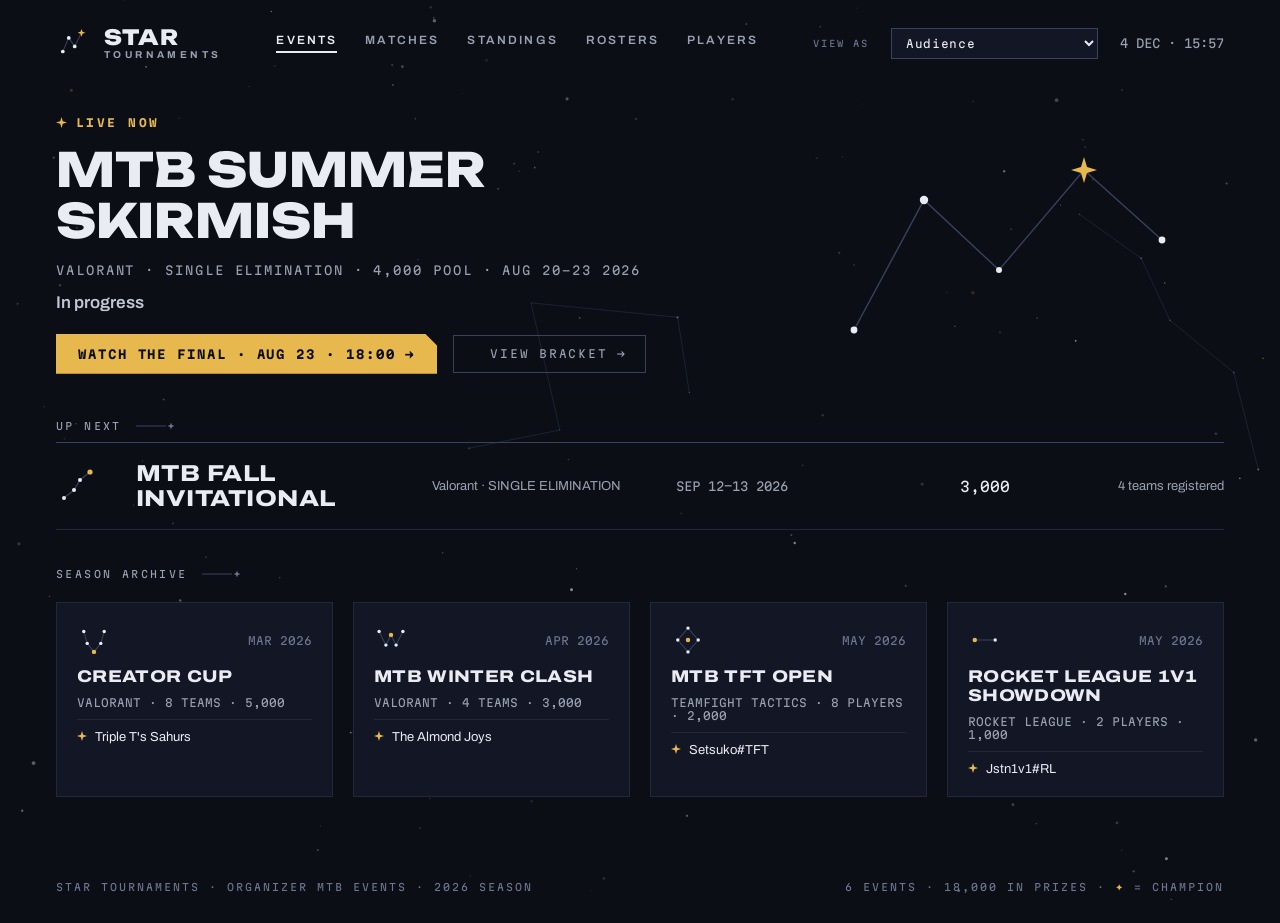
<file: ui/index.html>
<!doctype html>
<html lang="en">
<head>
  <meta charset="utf-8">
  <meta name="viewport" content="width=device-width, initial-scale=1">
  <title>Star Tournaments</title>
  <link rel="preconnect" href="https://fonts.googleapis.com">
  <link rel="preconnect" href="https://fonts.gstatic.com" crossorigin>
  <link rel="stylesheet" href="https://fonts.googleapis.com/css2?family=Archivo:ital,wdth,wght@0,62..125,100..900;1,62..125,100..900&family=Martian+Mono:wght@100..800&family=Unbounded:wght@500..900&display=swap">
  <link rel="stylesheet" href="styles.css">
</head>
<body>
  <canvas id="starfield" aria-hidden="true"></canvas>

  <header class="masthead">
    <a class="lockup" href="#/">
      <svg width="34" height="34" viewBox="0 0 40 40" aria-hidden="true">
        <path d="M 8 30 L 15 14 L 22 24 L 30 8" fill="none" stroke="var(--line-strong)" stroke-width="1.2"></path>
        <circle cx="8" cy="30" r="2.2" fill="var(--text)"></circle>
        <circle cx="15" cy="14" r="2.2" fill="var(--text)"></circle>
        <circle cx="22" cy="24" r="2.2" fill="var(--text)"></circle>
        <path d="M30 3.4 L31.2 6.8 L34.6 8 L31.2 9.2 L30 12.6 L28.8 9.2 L25.4 8 L28.8 6.8 Z" fill="var(--gold)"></path>
      </svg>
      <span class="lockup-text">
        <span class="lockup-star">STAR</span>
        <span class="lockup-sub">Tournaments</span>
      </span>
    </a>
    <nav class="nav">
      <a href="#/" data-nav="events">Events</a>
      <a href="#/matches" data-nav="matches">Matches</a>
      <a href="#/standings" data-nav="standings">Standings</a>
      <a href="#/rosters" data-nav="rosters">Rosters</a>
      <a href="#/players" data-nav="players">Players</a>
    </nav>
    <div style="display: flex; align-items: center; gap: 22px;">
      <label class="role-label mono" for="role">VIEW AS</label>
      <select id="role" class="role-select mono">
        <option value="audience">Audience</option>
        <option value="player">Player · aus#MTB</option>
        <option value="org">Org · QOR</option>
        <option value="staff">Staff · Head Caster</option>
        <option value="admin">Admin · MTB Events</option>
        <option value="sponsor">Sponsor · Red Bull</option>
        <option value="creator">Creator · revrzd</option>
      </select>
      <div class="clock mono" id="clock"></div>
    </div>
  </header>

  <div id="rolebar" class="rolebar"></div>

  <main id="view"></main>

  <footer class="footer mono">
    <div>STAR TOURNAMENTS · ORGANIZER MTB EVENTS · 2026 SEASON</div>
    <div id="footer-stats">6 EVENTS · 18,000 IN PRIZES · <span class="gold">&#10022;</span> = CHAMPION</div>
  </footer>

  <script type="module" src="app.js"></script>
</body>
</html>
</file>
<file: ui/styles.css>
/* Star Tournaments · Nightwatch design system */

:root {
  --bg: #0c0e16;
  --surface: #131624;
  --line: #222739;
  --line-strong: #39415c;
  --line-hover: #4a5578;
  --text: #e9ecf2;
  --text-2: #9aa0b0;
  --text-3: #6f7590;
  --dim: #c3c7d4;
  --loser: #767d92;
  --gold: #e7b84e;
  --on-gold: #0c0e16;
  --mono: 'Martian Mono', Consolas, monospace;
  --sans: 'Archivo', 'Segoe UI', system-ui, sans-serif;
  --brand: 'Unbounded', 'Arial Black', sans-serif;
  --ease: cubic-bezier(0.22, 1, 0.36, 1);
}

* { box-sizing: border-box; }

html, body { margin: 0; min-height: 100%; }

body {
  background: var(--bg);
  color: var(--text);
  font-family: var(--sans);
  min-width: 1100px;
}

a { color: var(--text); text-decoration: none; }
a:hover { color: var(--gold); }

.mono { font-family: var(--mono); }
.gold { color: var(--gold); }

#starfield {
  position: fixed;
  inset: 0;
  width: 100%;
  height: 100%;
  z-index: -1;
}

/* ---------- masthead ---------- */

.masthead {
  display: flex;
  align-items: center;
  justify-content: space-between;
  padding: 26px 56px 20px 56px;
  max-width: 1440px;
  margin: 0 auto;
}

.lockup { display: flex; align-items: center; gap: 14px; }
.lockup:hover { color: var(--text); }
.lockup-text { display: flex; flex-direction: column; gap: 1px; }
.lockup-star {
  font-family: var(--brand);
  font-weight: 800;
  font-size: 21px;
  letter-spacing: 0.04em;
  line-height: 1;
}
.lockup-sub {
  font-size: 10px;
  font-weight: 700;
  letter-spacing: 0.34em;
  text-transform: uppercase;
  color: var(--text-2);
}

.nav { display: flex; gap: 28px; }
.nav a {
  font-size: 12px;
  font-weight: 600;
  letter-spacing: 0.18em;
  text-transform: uppercase;
  color: var(--text-2);
  transition: color 140ms ease-out;
  padding-bottom: 4px;
  border-bottom: 2px solid transparent;
}
.nav a:hover { color: var(--gold); }
.nav a.active { color: var(--text); border-bottom-color: var(--text); }

.clock { font-size: 12px; color: var(--text-2); }

.role-label { font-size: 9px; letter-spacing: 0.22em; color: var(--text-3); }
.role-select {
  background: var(--surface);
  color: var(--text);
  border: 1px solid var(--line-strong);
  font-size: 11px;
  letter-spacing: 0.06em;
  padding: 7px 10px;
  cursor: pointer;
}
.role-select:hover { border-color: var(--line-hover); }
.role-select:focus { outline: 1px solid var(--gold); }

.rolebar {
  display: none;
  max-width: 1440px;
  margin: 0 auto;
  padding: 0 56px;
}
.rolebar.on {
  display: flex;
  align-items: center;
  gap: 26px;
  border-top: 1px solid var(--line);
  border-bottom: 1px solid var(--line);
  padding: 10px 56px;
}
.rolebar .rb-tag {
  font-family: var(--mono);
  font-size: 10px;
  letter-spacing: 0.2em;
  color: var(--gold);
}
.rolebar a {
  font-family: var(--mono);
  font-size: 11px;
  letter-spacing: 0.14em;
  color: var(--text-2);
  transition: color 140ms ease-out;
}
.rolebar a:hover { color: var(--gold); }
.rolebar a.active { color: var(--text); }

/* ---------- layout ---------- */

#view {
  max-width: 1440px;
  margin: 0 auto;
  padding: 0 56px 60px 56px;
  min-height: calc(100vh - 220px);
}

.footer {
  display: flex;
  align-items: baseline;
  justify-content: space-between;
  max-width: 1440px;
  margin: 0 auto;
  padding: 24px 56px 30px 56px;
  font-size: 10px;
  letter-spacing: 0.2em;
  color: var(--text-3);
}

/* ---------- shared pieces ---------- */

.page-head {
  display: flex;
  align-items: baseline;
  justify-content: space-between;
  padding-top: 12px;
}
.page-head-left { display: flex; align-items: center; gap: 20px; }
.page-title {
  font-weight: 900;
  font-stretch: 125%;
  font-size: 44px;
  letter-spacing: 0.01em;
  text-transform: uppercase;
  line-height: 1;
}
.page-meta {
  font-family: var(--mono);
  font-size: 11px;
  letter-spacing: 0.2em;
  color: var(--text-2);
  margin-top: 7px;
}
.session { font-family: var(--mono); font-size: 11px; letter-spacing: 0.18em; color: var(--text-3); }

.chip {
  font-family: var(--mono);
  font-size: 11px;
  font-weight: 700;
  letter-spacing: 0.18em;
}
.chip-live { color: var(--gold); }
.chip-done { color: var(--text-3); }

.section-label {
  display: flex;
  align-items: center;
  gap: 14px;
  font-family: var(--mono);
  font-size: 10px;
  letter-spacing: 0.24em;
  color: var(--text-2);
}

.btn-gold {
  display: inline-flex;
  align-items: center;
  gap: 12px;
  background: var(--gold);
  color: var(--on-gold);
  padding: 13px 22px;
  font-family: var(--mono);
  font-size: 12px;
  font-weight: 700;
  letter-spacing: 0.16em;
  cursor: pointer;
  border: none;
  transition: transform 160ms var(--ease);
}
.btn-gold:hover { transform: translateX(4px); color: var(--on-gold); }

/* ---------- tables ---------- */

.t-head {
  display: grid;
  gap: 24px;
  padding-bottom: 12px;
  border-bottom: 1px solid var(--line-strong);
  font-family: var(--mono);
  font-size: 10px;
  letter-spacing: 0.22em;
  color: var(--text-2);
}
.t-row {
  display: grid;
  gap: 24px;
  align-items: baseline;
  padding: 17px 0;
  border-bottom: 1px solid var(--line);
  transition: background-color 160ms var(--ease), transform 160ms var(--ease);
}
a.t-row, .t-row.clickable { cursor: pointer; }
a.t-row:hover, .t-row.clickable:hover {
  background-color: var(--surface);
  transform: translateX(4px);
  color: var(--text);
}
.num { font-family: var(--mono); font-size: 14px; text-align: right; }
.num-strong { font-family: var(--mono); font-size: 17px; font-weight: 700; text-align: right; }
.right { text-align: right; }

.bar-track { width: 110px; height: 3px; background: var(--line); }
.bar-fill { height: 3px; background: var(--text-3); }
.bar-fill.gold { background: var(--gold); }

/* ---------- home ---------- */

.hero {
  display: grid;
  grid-template-columns: minmax(0, 1fr) 430px;
  gap: 48px;
  align-items: center;
  margin-top: 30px;
}
.hero-tag {
  display: flex;
  align-items: center;
  gap: 9px;
  font-family: var(--mono);
  font-size: 11px;
  font-weight: 700;
  letter-spacing: 0.22em;
  color: var(--gold);
}
.hero-title {
  font-family: var(--brand);
  font-weight: 800;
  font-size: 47px;
  line-height: 1.08;
  text-transform: uppercase;
  margin: 16px 0;
}
.hero-meta { font-family: var(--mono); font-size: 12px; letter-spacing: 0.16em; color: var(--text-2); }
.hero-sub { font-size: 17px; font-weight: 600; color: var(--dim); margin: 16px 0 22px 0; }

.uprow {
  display: grid;
  grid-template-columns: 56px minmax(0, 1fr) 220px 200px 110px 190px;
  gap: 24px;
  align-items: center;
  padding: 18px 0;
  border-bottom: 1px solid var(--line);
}
.uprow-name { font-weight: 800; font-stretch: 118%; font-size: 23px; text-transform: uppercase; letter-spacing: 0.02em; }

.tiles {
  display: grid;
  grid-template-columns: repeat(4, minmax(0, 1fr));
  gap: 20px;
  margin-top: 12px;
}
.tile {
  display: flex;
  flex-direction: column;
  gap: 10px;
  border: 1px solid var(--line);
  background: var(--surface);
  padding: 20px;
  transition: border-color 160ms var(--ease), transform 160ms var(--ease);
}
.tile:hover { border-color: var(--line-hover); transform: translateY(-3px); color: var(--text); }
.tile-top { display: flex; align-items: center; justify-content: space-between; }
.tile-date { font-family: var(--mono); font-size: 11px; color: var(--text-3); }
.tile-name { font-weight: 800; font-stretch: 118%; font-size: 17px; text-transform: uppercase; letter-spacing: 0.02em; }
.tile-meta { font-family: var(--mono); font-size: 11px; color: var(--text-2); }
.tile-rule { height: 1px; background: var(--line); }
.tile-champ { display: flex; align-items: baseline; gap: 8px; font-size: 13px; }

/* ---------- bracket ---------- */

.bracket {
  display: grid;
  gap: 56px;
  margin-top: 36px;
  min-height: 620px;
}
.b-col { display: flex; flex-direction: column; }
.b-col-label {
  font-family: var(--mono);
  font-size: 10px;
  letter-spacing: 0.24em;
  color: var(--text-2);
  padding-bottom: 14px;
  border-bottom: 1px solid var(--line-strong);
}
.b-col-label.champ { color: var(--gold); border-bottom-color: var(--gold); }
.b-col-body { display: flex; flex-direction: column; justify-content: space-around; flex-grow: 1; }

.mcell {
  display: flex;
  flex-direction: column;
  border: 1px solid var(--line);
  background: var(--surface);
  transition: border-color 160ms var(--ease), transform 160ms var(--ease);
}
a.mcell:hover { border-color: var(--line-hover); transform: translateY(-3px); color: var(--text); }
.mcell-side {
  display: flex;
  justify-content: space-between;
  align-items: baseline;
  padding: 12px 16px;
  gap: 12px;
}
.mcell-side.win { font-weight: 800; background: rgba(231, 184, 78, 0.07); }
.mcell-side.lose { color: var(--loser); }
.mcell-name { font-stretch: 112%; font-size: 15px; text-transform: uppercase; font-weight: inherit; }
.mcell-score { font-family: var(--mono); font-size: 14px; }
.mcell-side.win .mcell-score { font-weight: 700; color: var(--gold); }
.mcell-rule { height: 1px; background: var(--line); }
.mcell-foot {
  font-family: var(--mono);
  font-size: 10px;
  letter-spacing: 0.14em;
  color: var(--text-3);
  padding: 8px 16px 10px 16px;
  border-top: 1px solid var(--line);
}

.champ-box { display: flex; flex-direction: column; justify-content: center; flex-grow: 1; gap: 14px; }
.champ-name { font-weight: 900; font-stretch: 125%; font-size: 40px; line-height: 1.02; text-transform: uppercase; }
.champ-meta { font-family: var(--mono); font-size: 11px; letter-spacing: 0.16em; color: var(--text-2); }
.champ-prize { font-family: var(--mono); font-size: 12px; color: var(--gold); }

/* ---------- match page ---------- */

.scoreboard {
  display: grid;
  grid-template-columns: minmax(0, 1fr) 360px minmax(0, 1fr);
  align-items: center;
  gap: 24px;
  padding-top: 40px;
}
.sb-team { display: flex; flex-direction: column; gap: 12px; }
.sb-team.left { align-items: flex-end; text-align: right; }
.sb-team.right { align-items: flex-start; }
.sb-name { font-weight: 900; font-stretch: 125%; font-size: 48px; line-height: 0.98; text-transform: uppercase; }
.sb-name.lose { font-weight: 700; color: var(--loser); }
.sb-tag { display: flex; align-items: baseline; gap: 8px; font-family: var(--mono); font-size: 11px; letter-spacing: 0.2em; color: var(--text-3); }
.sb-tag.champ { color: var(--gold); }
.sb-mid { display: flex; flex-direction: column; align-items: center; gap: 8px; }
.sb-score { font-family: var(--mono); font-weight: 700; font-size: 88px; line-height: 1; letter-spacing: -0.05em; }
.sb-score .w { color: var(--gold); }
.sb-score .sep { color: var(--text-3); }
.sb-state { font-family: var(--mono); font-size: 10px; letter-spacing: 0.24em; color: var(--text-3); }

.row-lose { color: var(--dim); }
.row-lose .t2 { color: var(--loser); }

/* ---------- admin ---------- */

.tabs { display: flex; gap: 0; margin-top: 30px; border-bottom: 1px solid var(--line-strong); }
.tab {
  font-family: var(--mono);
  font-size: 11px;
  letter-spacing: 0.2em;
  color: var(--text-2);
  padding: 10px 22px;
  cursor: pointer;
  border: none;
  background: none;
  border-bottom: 2px solid transparent;
  transition: color 140ms ease-out;
}
.tab:hover { color: var(--gold); }
.tab.active { color: var(--text); border-bottom-color: var(--gold); }

.stat-strip { display: flex; gap: 56px; margin-top: 30px; }
.stat { display: flex; flex-direction: column; gap: 6px; }
.stat-label { font-family: var(--mono); font-size: 10px; letter-spacing: 0.22em; color: var(--text-2); }
.stat-value { font-family: var(--mono); font-size: 28px; font-weight: 700; }
.stat-value.neg { color: var(--loser); }

.pill {
  display: inline-block;
  font-family: var(--mono);
  font-size: 10px;
  font-weight: 700;
  letter-spacing: 0.16em;
  padding: 4px 10px;
}
.pill-due { background: var(--gold); color: var(--on-gold); }
.pill-ok { border: 1px solid var(--line-strong); color: var(--text-2); }

.form-row {
  display: flex;
  gap: 20px;
  align-items: flex-end;
  flex-wrap: wrap;
  margin-top: 20px;
}
.field { display: flex; flex-direction: column; gap: 6px; }
.field-label {
  font-family: var(--mono);
  font-size: 9px;
  letter-spacing: 0.22em;
  color: var(--text-3);
  text-transform: uppercase;
}
.input,
.select {
  background: var(--surface);
  border: 1px solid var(--line-strong);
  color: var(--text);
  font-family: var(--mono);
  font-size: 12px;
  padding: 9px 12px;
  min-width: 170px;
}
.input:focus,
.select:focus { outline: 1px solid var(--gold); }
.input:hover,
.select:hover { border-color: var(--line-hover); }
.btn-quiet {
  background: none;
  border: 1px solid var(--line-strong);
  color: var(--text-2);
  font-family: var(--mono);
  font-size: 11px;
  letter-spacing: 0.16em;
  padding: 11px 18px;
  cursor: pointer;
}
.btn-quiet:hover {
  border-color: var(--line-hover);
  color: var(--gold);
}
.confirm {
  display: flex;
  align-items: center;
  gap: 8px;
  font-family: var(--mono);
  font-size: 11px;
  letter-spacing: 0.18em;
  color: var(--gold);
  margin-top: 18px;
}

.chips {
  display: flex;
  flex-wrap: wrap;
  gap: 10px;
}
.chip-btn {
  background: none;
  border: 1px solid var(--line-strong);
  color: var(--text-2);
  font-family: var(--mono);
  font-size: 11px;
  letter-spacing: 0.1em;
  padding: 8px 14px;
  cursor: pointer;
  transition: color 140ms ease-out, border-color 140ms ease-out;
}
.chip-btn:hover {
  border-color: var(--line-hover);
  color: var(--text);
}
.chip-btn.sel {
  border-color: var(--gold);
  color: var(--gold);
}
.chip-btn:disabled {
  color: var(--text-3);
  border-color: var(--line);
  cursor: default;
}
.mcell.open-cell { cursor: pointer; }
.mcell.open-cell:hover {
  border-color: var(--line-hover);
  transform: translateY(-3px);
  color: var(--text);
}
.mcell.editing { border-color: var(--gold); }
.mcell-editor {
  padding: 14px 16px;
  border-top: 1px solid var(--line);
  display: flex;
  flex-direction: column;
  gap: 14px;
}
.score-input {
  background: var(--surface);
  border: 1px solid var(--line-strong);
  color: var(--text);
  font-family: var(--mono);
  font-size: 12px;
  padding: 9px 12px;
  width: 90px;
  min-width: 0;
  text-align: right;
}
.score-input:focus { outline: 1px solid var(--gold); }
.score-input:hover { border-color: var(--line-hover); }
.editor-label {
  font-family: var(--mono);
  font-size: 9px;
  letter-spacing: 0.22em;
  color: var(--text-3);
}

.avatar {
  width: 40px;
  height: 40px;
  border-radius: 50%;
  border: 1px solid var(--line-strong);
  background: var(--surface);
  display: flex;
  align-items: center;
  justify-content: center;
  font-family: var(--sans);
  font-weight: 800;
  font-size: 16px;
  overflow: hidden;
  flex-shrink: 0;
  position: relative;
}
.avatar img {
  width: 100%;
  height: 100%;
  object-fit: cover;
  border-radius: 50%;
  position: absolute;
  inset: 0;
}
.link-line {
  font-family: var(--mono);
  font-size: 11px;
  color: var(--text-2);
  letter-spacing: 0.06em;
  display: flex;
  gap: 14px;
  flex-wrap: wrap;
}
.link-line .plat {
  color: var(--text-3);
  letter-spacing: 0.2em;
  font-size: 9px;
}

/* ---------- motion ---------- */

@media (prefers-reduced-motion: no-preference) {
  .rise { animation: rise 480ms var(--ease) both; }
  .rise-2 { animation-delay: 70ms; }
  .rise-3 { animation-delay: 140ms; }
  .rise-4 { animation-delay: 210ms; }
  @keyframes rise {
    from { opacity: 0; transform: translateY(10px); }
    to { opacity: 1; transform: none; }
  }
  .livedot { animation: breathe 2.4s ease-out infinite; }
  @keyframes breathe {
    0% { opacity: 1; }
    50% { opacity: 0.35; }
    100% { opacity: 1; }
  }
}

.toolbar {
  display: flex;
  gap: 14px;
  align-items: center;
  flex-wrap: wrap;
  margin-top: 22px;
}
.search {
  background: var(--surface);
  border: 1px solid var(--line-strong);
  color: var(--text);
  font-family: var(--mono);
  font-size: 12px;
  padding: 9px 12px;
  min-width: 170px;
  width: 280px;
}
.search:focus { outline: 1px solid var(--gold); }
.search:hover { border-color: var(--line-hover); }
.count-line {
  font-family: var(--mono);
  font-size: 10px;
  letter-spacing: 0.2em;
  color: var(--text-3);
  margin-top: 10px;
}
.cardgrid {
  display: grid;
  grid-template-columns: repeat(4, minmax(0, 1fr));
  gap: 14px;
  margin-top: 18px;
}
.ccard {
  border: 1px solid var(--line);
  background: var(--surface);
  padding: 13px 15px;
  display: flex;
  align-items: center;
  gap: 12px;
  cursor: pointer;
  transition: border-color 160ms var(--ease), transform 160ms var(--ease);
  color: var(--text);
  font: inherit;
  text-align: left;
  width: 100%;
}
.ccard:hover {
  border-color: var(--line-hover);
  transform: translateY(-2px);
}
.ccard.sel { border-color: var(--gold); }
.ccard .avatar {
  width: 34px;
  height: 34px;
  font-size: 13px;
}
.ccard-body {
  min-width: 0;
  display: flex;
  flex-direction: column;
  gap: 4px;
}
.ccard-name {
  font-weight: 800;
  font-size: 14px;
  white-space: nowrap;
  overflow: hidden;
  text-overflow: ellipsis;
}
.ccard-meta {
  display: flex;
  gap: 6px;
  align-items: center;
}
.plat-tag {
  font-family: var(--mono);
  font-size: 8px;
  letter-spacing: 0.16em;
  color: var(--text-3);
  border: 1px solid var(--line);
  padding: 2px 5px;
}
.plat-tag.on {
  color: var(--text-2);
  border-color: var(--line-strong);
}

/* ---------- platform icons ---------- */

.plat-tag { display: inline-flex; align-items: center; padding: 3px 5px; }
.plat-tag svg, .plat svg, .chip-btn svg { display: block; }
.chip-btn { display: inline-flex; align-items: center; justify-content: center; }
.link-line span { display: inline-flex; align-items: center; gap: 6px; }

/* ---------- whimsical buttons ---------- */

.btn-gold {
  clip-path: polygon(0 0, calc(100% - 12px) 0, 100% 12px, 100% 100%, 0 100%);
  transition: transform 180ms var(--ease);
}
.btn-gold:hover { transform: translate(2px, -2px); }
.btn-gold:active { transform: translate(0, 1px); }

.btn-quiet { position: relative; }
.btn-quiet::before {
  content: '\2726';
  display: inline-block;
  width: 14px;
  margin-right: 4px;
  color: var(--gold);
  opacity: 0;
  transform: scale(0) rotate(-90deg);
  transition: transform 220ms var(--ease), opacity 220ms var(--ease);
}
.btn-quiet:hover::before { opacity: 1; transform: none; }
.btn-quiet:active { transform: translateY(1px); }

@media (prefers-reduced-motion: reduce) {
  .btn-gold, .btn-gold:hover, .btn-quiet:active { transform: none; }
  .btn-quiet::before { transition: none; }
}

.stream-frame {
  margin-top: 16px;
  border: 1px solid var(--line);
  background: var(--surface);
  width: 640px;
  max-width: 100%;
}

.stream-frame iframe {
  display: block;
  width: 100%;
  height: 360px;
  border: 0;
}
</file>
